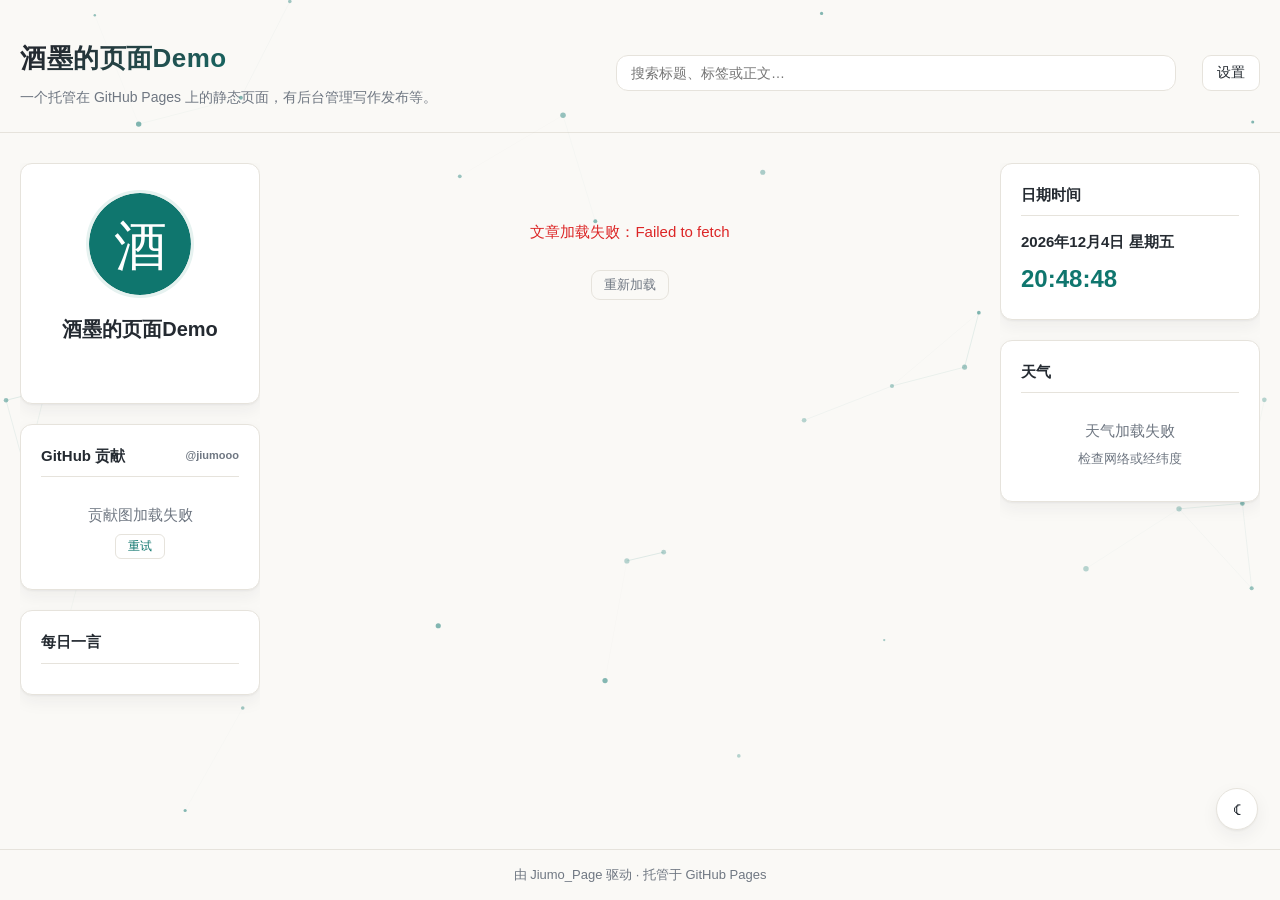
<file: index.html>
<!DOCTYPE html>
<html lang="zh-CN">
<head>
  <meta charset="UTF-8">
  <meta name="viewport" content="width=device-width, initial-scale=1.0">
  <title>酒墨的页面</title>
  <link rel="stylesheet" href="assets/css/style.css?v=36">
</head>
<body>
  <header class="site-header">
    <div class="inner">
      <div>
        <h1 class="site-title"><a href="index.html" id="siteTitle">酒墨的页面</a></h1>
        <p class="site-subtitle" id="siteDesc"></p>
      </div>
      <div class="header-search" id="headerSearchWrap">
        <input type="text" class="search-box" id="searchBox" placeholder="搜索标题、标签或正文…">
      </div>
      <div class="header-actions" id="headerBtns">
        <!-- 自定义快捷按钮、暗色切换按钮由后台配置渲染 -->
        <a class="hdr-btn" href="admin/index.html" title="打开管理设置">设置</a>
      </div>
    </div>
  </header>

  <main class="container">
    <div class="layout">

      <!-- 左栏：头像卡 + 左侧模块（可后台配置） -->
      <aside class="layout-left">
        <div class="profile-card">
          <img id="profileAvatar" class="avatar shape-circle" alt="头像" src="">
          <h2 class="profile-name" id="profileName"></h2>
          <p class="profile-intro" id="profileIntro"></p>
          <p class="profile-typing"><span id="typedTarget"></span></p>
        </div>
        <div class="sidebar-modules" id="leftModules"></div>
      </aside>

      <!-- 中栏：文章列表 -->
      <div class="layout-main">
        <!-- 骨架屏由 blog.js 拿到文章列表后一次性按实际数量渲染，不再预置固定数量 -->
        <div class="post-list" id="postList"></div>
      </div>

      <!-- 右栏：右侧模块（多模块，可后台配置启用/参数/排序/位置） -->
      <aside class="layout-right">
        <div class="sidebar-panel" id="sidebarPanel">
          <div class="sidebar-modules" id="sidebarModules">
            <!-- 加载骨架屏：模块渲染后由 config.js 替换 -->
            <div class="skeleton-panel">
              <div class="sk sk-title"></div>
              <div class="sk sk-line"></div>
            </div>
            <div class="skeleton-panel">
              <div class="sk sk-title"></div>
              <div class="sk sk-line"></div>
            </div>
          </div>
        </div>
      </aside>

    </div>
  </main>

  <footer class="site-footer">
    <div class="container">
      由 Jiumo_Page 驱动 · 托管于 GitHub Pages
      <span id="pvWrap"> · <span id="busuanzi_value_site_pv"></span> 次浏览</span>
    </div>
  </footer>

  <!-- 右下角固定按钮：返回顶部 + 深浅色切换 -->
  <div class="corner-btns">
    <button class="corner-btn" id="btnTop" title="返回顶部" aria-label="返回顶部">↑</button>
    <button class="corner-btn" id="btnDark" title="切换深浅色" aria-label="切换深浅色">☾</button>
  </div>

  <script src="assets/js/config.js?v=36"></script>
  <script src="assets/vendor/marked.min.js?v=36"></script>
  <script src="assets/js/ui.js?v=36"></script>
  <!-- 侧栏模块（独立文件夹 modules/，注册到 window.JiumoModules） -->
  <script src="modules/datetime/module.js?v=36"></script>
  <script src="modules/weather/module.js?v=36"></script>
  <script src="modules/ghchart/module.js?v=36"></script>
  <script src="modules/quotes/module.js?v=36"></script>
  <script src="modules/stats/module.js?v=36"></script>
  <script src="assets/js/blog.js?v=36"></script>
  <!-- 不蒜子浏览量统计（后台可开关） -->
  <script src="https://busuanzi.ibruce.info/busuanzi/2.3/busuanzi.pure.mini.js"></script>
</body>
</html>
</file>
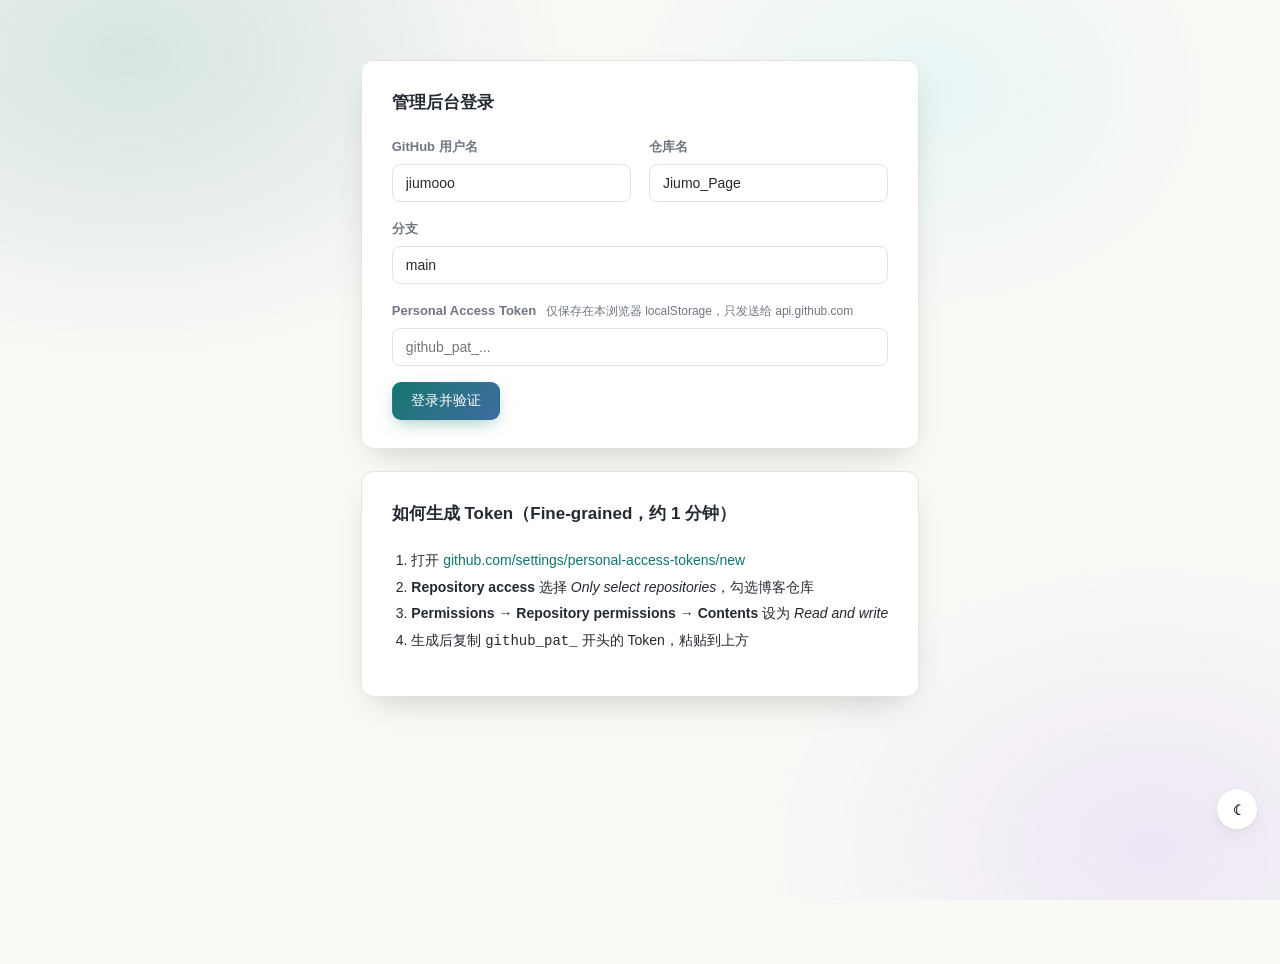
<file: admin/index.html>
<!DOCTYPE html>
<html lang="zh-CN">
<head>
  <meta charset="UTF-8">
  <meta name="viewport" content="width=device-width, initial-scale=1.0">
  <title>管理后台 - Jiumo_Page</title>
  <link rel="stylesheet" href="../assets/css/style.css?v=36">
</head>
<body>

  <!-- 登录视图 -->
  <div class="login-shell" id="loginView">
    <div>
      <div class="panel">
        <h2>管理后台登录</h2>
        <form id="loginForm">
          <div class="form-grid">
            <div class="form-row">
              <label>GitHub 用户名</label>
              <input type="text" id="loginOwner" placeholder="例如 octocat" required>
            </div>
            <div class="form-row">
              <label>仓库名</label>
              <input type="text" id="loginRepo" value="Jiumo_Page" required>
            </div>
          </div>
          <div class="form-row">
            <label>分支</label>
            <input type="text" id="loginBranch" value="main" required>
          </div>
          <div class="form-row">
            <label>Personal Access Token
              <span class="hint">仅保存在本浏览器 localStorage，只发送给 api.github.com</span>
            </label>
            <input type="password" id="loginToken" placeholder="github_pat_..." required autocomplete="current-password">
          </div>
          <div class="actions">
            <button type="submit" class="btn btn-primary" id="loginBtn">登录并验证</button>
          </div>
        </form>
      </div>

      <div class="panel">
        <h2>如何生成 Token（Fine-grained，约 1 分钟）</h2>
        <ol style="font-size:14px;color:var(--text);padding-left:1.4em;line-height:1.9;">
          <li>打开
            <a href="https://github.com/settings/personal-access-tokens/new" target="_blank" rel="noopener">
              github.com/settings/personal-access-tokens/new</a>
          </li>
          <li><strong>Repository access</strong> 选择 <em>Only select repositories</em>，勾选博客仓库</li>
          <li><strong>Permissions → Repository permissions → Contents</strong> 设为 <em>Read and write</em></li>
          <li>生成后复制 <code>github_pat_</code> 开头的 Token，粘贴到上方</li>
        </ol>
      </div>
    </div>
  </div>

  <!-- 管理主视图：左侧分类导航 + 内容区铺满 -->
  <div class="admin-shell hidden" id="adminView">
    <nav class="admin-nav">
      <div class="nav-brand">Jiumo_Page<small>管理后台</small></div>
      <button class="nav-item active" data-view="posts" id="navPosts">文章管理</button>
      <button class="nav-item" data-view="drafts" id="navDrafts">草稿箱</button>
      <button class="nav-item" data-view="repo" id="navRepo">仓库管理</button>
      <button class="nav-item" data-view="pages" id="navPages">页面管理</button>
      <button class="nav-item" data-view="theme" id="navTheme">主题</button>
      <button class="nav-item" data-view="widgets" id="navWidgets">组件模块</button>
      <button class="nav-item" data-view="animation" id="navAnimation">动画管理</button>
    </nav>

    <main class="admin-content">
      <div class="admin-topbar">
        <div>
          <h1 id="viewTitle">文章管理</h1>
          <div class="repo-info" id="repoInfo"></div>
        </div>
        <div class="actions">
          <button class="btn btn-primary" id="btnApplyAll">应用所有设置<span class="apply-badge">!</span></button>
          <a class="btn btn-ghost" href="../index.html">博客首页</a>
          <button class="btn btn-danger" id="btnLogoutTop">登出</button>
        </div>
      </div>

      <!-- 文章管理 -->
      <div class="view-pane" id="view-posts">
        <div class="panel">
          <div class="editor-toolbar" style="margin-bottom:4px;">
            <h2 style="margin:0;">全部文章</h2>
            <div class="actions">
              <button class="btn btn-ghost" id="btnImport">导入 MD</button>
              <input type="file" id="importInput" accept=".md,text/markdown" multiple
                     style="display:none;" title="可多选 .md 文件批量导入">
              <button class="btn btn-primary" id="btnNew">+ 新建文章</button>
            </div>
          </div>
          <div class="admin-list" id="adminList">
            <div class="state-box"><span class="spinner"></span>正在加载…</div>
          </div>
        </div>

        <div class="panel hidden" id="editorPanel">
          <div class="editor-toolbar">
            <div class="filename-box" id="filenameBox"></div>
            <div class="tabs">
              <button type="button" id="tabEdit" class="active">编辑</button>
              <button type="button" id="tabPreview">预览</button>
            </div>
          </div>
          <div class="form-row">
            <label>标题</label>
            <input type="text" id="editTitle" placeholder="请输入文章标题">
          </div>
          <div class="form-grid">
            <div class="form-row">
              <label>标签<span class="hint">多个标签用英文逗号分隔</span></label>
              <input type="text" id="editTags" placeholder="随笔, 技术">
            </div>
            <div class="form-row">
              <label>摘要<span class="hint">留空则自动截取正文开头</span></label>
              <input type="text" id="editSummary" placeholder="一句话概括这篇文章">
            </div>
          </div>
          <div class="editor-body" id="editBodyWrap">
            <div class="form-row" style="margin-bottom:0;">
              <label>正文（支持 Markdown）</label>
              <textarea id="editBody" placeholder="在这里开始写作…"></textarea>
            </div>
          </div>
          <!-- 阅读设置：调整编辑器预览的字号/行宽/行距/字体，设置存 localStorage -->
          <div class="reader-toolbar" id="readerToolbar">
            <span class="rt-label">预览排版：</span>
            <div class="rt-group" title="字号档位">
              <button data-preset="small">小</button>
              <button data-preset="mid" class="active">中</button>
              <button data-preset="large">大</button>
              <button data-preset="xlarge">特大</button>
            </div>
            <div class="rt-group" title="微调字号">
              <button id="rtDec">A−</button>
              <button id="rtInc">A+</button>
            </div>
            <div class="rt-group" title="行宽">
              <button data-width="narrow">窄</button>
              <button data-width="standard" class="active">标准</button>
              <button data-width="wide">宽</button>
            </div>
            <div class="rt-group" title="行距">
              <button data-lh="compact">紧凑</button>
              <button data-lh="standard" class="active">标准</button>
              <button data-lh="loose">宽松</button>
            </div>
            <div class="rt-group" title="字体">
              <button data-font="serif">衬线</button>
              <button data-font="sans" class="active">无衬线</button>
            </div>
          </div>
          <div class="preview-pane post-article hidden" id="editPreview"></div>
          <div class="actions" style="margin-top:18px;">
            <button class="btn btn-ghost" id="btnSaveDraft">保存</button>
            <button class="btn btn-primary" id="btnSave">保存并发布</button>
            <button class="btn btn-ghost" id="btnCancel">取消</button>
            <span style="font-size:12px;color:var(--muted);align-self:center;" id="editDateHint"></span>
          </div>
        </div>
      </div>

      <!-- 草稿箱：待发布文章独立管理 -->
      <div class="view-pane hidden" id="view-drafts">
        <div class="panel">
          <div class="editor-toolbar" style="margin-bottom:4px;">
            <h2 style="margin:0;">草稿箱（待发布）</h2>
            <div class="actions">
              <button class="btn btn-ghost btn-sm" id="btnToPosts">← 返回文章管理</button>
            </div>
          </div>
          <div class="admin-list" id="draftsList">
            <div class="state-box"><span class="spinner"></span>正在加载…</div>
          </div>
        </div>
      </div>

      <!-- 仓库管理 -->
      <div class="view-pane hidden" id="view-repo">
        <div class="panel">
          <h2>仓库与登录</h2>
          <div class="form-grid">
            <div class="form-row">
              <label>GitHub 用户名</label>
              <input type="text" id="setOwner">
            </div>
            <div class="form-row">
              <label>仓库名</label>
              <input type="text" id="setRepo">
            </div>
          </div>
          <div class="form-row">
            <label>分支</label>
            <input type="text" id="setBranch">
          </div>
          <div class="form-row">
            <label>Token<span class="hint">仅保存在本浏览器，用于 GitHub API 写操作</span></label>
            <input type="password" id="setToken" autocomplete="off">
          </div>
          <p style="font-size:12px;color:var(--muted);margin:0;">
            修改后点击右上角「应用所有设置」保存。
          </p>
        </div>
      </div>

      <!-- 页面管理 -->
      <div class="view-pane hidden" id="view-pages">
        <div class="panel">
          <h2>站点信息</h2>
          <div class="form-row">
            <label>博客名称<span class="hint">显示在页面顶部</span></label>
            <input type="text" id="cfgSiteTitle">
          </div>
          <div class="form-row">
            <label>博客简介<span class="hint">显示在标题下方</span></label>
            <textarea id="cfgSiteDesc" rows="2"></textarea>
          </div>
          <div class="form-grid">
            <div class="form-row">
              <label><input type="checkbox" id="cfgSiteDescTyping"> 站点描述打字机效果<span class="hint">逐字打出，打完一直显示</span></label>
            </div>
            <div class="form-row">
              <label>描述打字速度（每字毫秒，默认80）</label>
              <input type="number" id="cfgSiteDescTypingSpeed" min="10" max="300" step="10" value="80">
            </div>
          </div>
        </div>
        <div class="panel">
          <h2>头像与个人介绍</h2>
          <div class="form-row">
            <label><input type="checkbox" id="cfgShowAvatar"> 显示头像</label>
          </div>
          <div class="form-row">
            <label>头像图片地址<span class="hint">留空使用默认首字母头像</span></label>
            <input type="text" id="cfgAvatarUrl" placeholder="https://… 或 images/avatar.png">
          </div>
          <div class="form-row">
            <label>头像形状</label>
            <select id="cfgAvatarShape">
              <option value="circle">圆形</option>
              <option value="square">方形</option>
            </select>
          </div>
          <div class="form-row">
            <label>个人介绍<span class="hint">启用打字机后以打字效果显示，多句用英文分号 ; 分隔</span></label>
            <textarea id="cfgProfileIntro" rows="3"></textarea>
          </div>
          <div class="form-grid">
            <div class="form-row">
              <label><input type="checkbox" id="cfgProfileIntroTyping"> 个人介绍打字机效果<span class="hint">逐字打出，打完一直显示</span></label>
            </div>
            <div class="form-row">
              <label>打字速度（每字毫秒，默认80）</label>
              <input type="number" id="cfgProfileIntroTypingSpeed" min="10" max="300" step="10" value="80">
            </div>
          </div>
        </div>
        <div class="panel">
          <h2>首页显示</h2>
          <div class="form-grid">
            <div class="form-row">
              <label><input type="checkbox" id="cfgShowSearch"> 显示搜索框</label>
            </div>
            <div class="form-row">
              <label><input type="checkbox" id="cfgShowSummary"> 显示文章摘要</label>
            </div>
          </div>
          <div class="form-row">
            <label>每页显示文章数<span class="hint">超出部分只在列表末尾提示</span></label>
            <input type="number" id="cfgPageSize" min="1" max="100">
          </div>
        </div>
      </div>

      <!-- 主题 -->
      <div class="view-pane hidden" id="view-theme">
        <div class="panel">
          <h2>主题模式与配色</h2>
          <div class="form-grid">
            <div class="form-row">
              <label>主题模式<span class="hint">浅色 / 深色 / 跟随系统</span></label>
              <select id="cfgTheme">
                <option value="light">浅色</option>
                <option value="dark">深色</option>
                <option value="auto">跟随系统</option>
              </select>
            </div>
            <div class="form-row">
              <label>浅色主题主色</label>
              <input type="color" id="cfgAccent">
            </div>
            <div class="form-row">
              <label>深色主题主色</label>
              <input type="color" id="cfgAccentDark">
            </div>
          </div>
        </div>
        <div class="panel">
          <h2>布局样式</h2>
          <div class="form-grid">
            <div class="form-row">
              <label>按钮样式</label>
              <select id="cfgButtonStyle">
                <option value="rounded">圆角</option>
                <option value="square">直角</option>
              </select>
            </div>
            <div class="form-row">
              <label>卡片圆角（像素）</label>
              <input type="number" id="cfgRadius" min="0" max="40">
            </div>
            <div class="form-row">
              <label>正文字号（像素）</label>
              <input type="number" id="cfgFontSize" min="12" max="24">
            </div>
          </div>
        </div>
        <div class="panel">
          <h2>右下角按钮</h2>
          <div class="form-grid">
            <div class="form-row">
              <label><input type="checkbox" id="cfgWBackTop"> 返回顶部按钮</label>
            </div>
            <div class="form-row">
              <label><input type="checkbox" id="cfgWDarkToggle"> 深浅色切换按钮</label>
            </div>
            <div class="form-row">
              <label>深浅色按钮位置</label>
              <select id="cfgWDarkPos">
                <option value="bottom-right">右下角</option>
                <option value="top-right">右上角</option>
                <option value="hidden">不显示</option>
              </select>
            </div>
          </div>
        </div>
        <div class="panel">
          <h2>右上角自定义按钮</h2>
          <div class="form-row">
            <label>按钮列表<span class="hint">每行一个：按钮文字,链接地址；显示在「设置」按钮左侧，可加多个</span></label>
            <textarea id="cfgHeaderBtns" rows="4" placeholder="例如：&#10;GitHub,https://github.com/jiumooo&#10;关于,about.html"></textarea>
          </div>
        </div>
      </div>

      <!-- 组件模块 -->
      <div class="view-pane hidden" id="view-widgets">
        <div class="panel">
          <h2>模块设置</h2>
          <div class="form-grid">
            <div class="form-row">
              <label><input type="checkbox" id="cfgSidebarEnabled"> 显示侧栏模块区</label>
            </div>
            <div class="form-row">
              <label><input type="checkbox" id="cfgSidebarSticky"> 固定不随页面滑动</label>
            </div>
          </div>
          <div id="modulesList" style="margin-top:14px;"></div>
          <p style="font-size:12px;color:var(--muted);margin:12px 0 0;">
            提示：拖动模块卡片可调整顺序；点卡片标题可折叠/展开设置；「左栏/右栏」按钮决定模块显示位置。
          </p>
        </div>
        <div class="panel">
          <h2>实时预览（与主页面一致）</h2>
          <div class="preview-shell">
            <div class="preview-col" id="previewLeft">
              <div class="preview-label">左栏</div>
              <div class="sidebar-modules" id="leftModules"></div>
            </div>
            <div class="preview-col" id="previewRight">
              <div class="preview-label">右栏</div>
              <div class="sidebar-modules" id="sidebarModules"></div>
            </div>
          </div>
        </div>
        <div class="panel">
          <h2>浏览量统计</h2>
          <div class="form-row">
            <label><input type="checkbox" id="cfgWBusuanzi"> 页脚显示不蒜子全站浏览</label>
          </div>
        </div>
      </div>

      <!-- 动画管理 -->
      <div class="view-pane hidden" id="view-animation">
        <div class="panel">
          <h2>页面动效</h2>
          <div class="form-grid">
            <div class="form-row">
              <label><input type="checkbox" id="cfgWScrollReveal"> 启用滚动入场动画<span class="hint">内容进入屏幕时淡入上滑</span></label>
            </div>
            <div class="form-row">
              <label>动画速度</label>
              <select id="cfgAnimSpeed">
                <option value="slow">慢</option>
                <option value="normal">正常</option>
                <option value="fast">快</option>
              </select>
            </div>
            <div class="form-row">
              <label><input type="checkbox" id="cfgWTyping"> 启用打字机效果<span class="hint">文案在「页面管理 → 个人介绍」中编辑，分号分句</span></label>
            </div>
            <div class="form-row">
              <label><input type="checkbox" id="cfgWProgressBar"> 顶部阅读进度条<span class="hint">页面滚动时顶部细条显示阅读位置</span></label>
            </div>
          </div>
        </div>
        <div class="panel">
          <h2>背景特效</h2>
          <div class="form-grid">
            <div class="form-row">
              <label><input type="checkbox" id="cfgWParticles"> 启用粒子背景</label>
            </div>
            <div class="form-row">
              <label>粒子预设</label>
              <select id="cfgWParticlesPreset">
                <option value="default">连线粒子</option>
                <option value="snow">雪花飘落</option>
              </select>
            </div>
            <div class="form-row">
              <label>粒子颜色</label>
              <select id="cfgWParticlesColor">
                <option value="auto">自动（跟随主题）</option>
                <option value="custom">自定义</option>
              </select>
              <input type="color" id="cfgWParticlesColorPick" value="#0f766e" style="margin-top:6px;">
            </div>
            <div class="form-row">
              <label>粒子数量</label>
              <input type="number" id="cfgWParticlesCount" min="10" max="150" value="60">
            </div>
            <div class="form-row">
              <label>粒子透明度</label>
              <input type="number" id="cfgWParticlesOpacity" min="0.1" max="1" step="0.05" value="0.65">
            </div>
          </div>
        </div>
        <div class="panel">
          <h2>鼠标交互</h2>
          <div class="form-row">
            <label><input type="checkbox" id="cfgWMouseTrail"> 启用鼠标轨迹<span class="hint">鼠标移动时带出主色流光粒子拖尾</span></label>
          </div>
          <div class="form-grid">
            <div class="form-row">
              <label>拖尾时长</label>
              <select id="cfgWMouseTrailLife">
                <option value="short">短（约1秒消散）</option>
                <option value="mid">中（约2秒消散）</option>
                <option value="long">长（约3秒消散）</option>
                <option value="forever">持续（常驻不消散）</option>
              </select>
            </div>
            <div class="form-row">
              <label>粒子大小</label>
              <input type="number" id="cfgWMouseTrailSize" min="1" max="10" step="0.5" value="3.5">
            </div>
          </div>
        </div>
        <div class="panel">
          <h2>主题联动</h2>
          <div class="form-grid">
            <div class="form-row">
              <label><input type="checkbox" id="cfgWFestival"> 节日自动换主题<span class="hint">春节/中秋/国庆/圣诞等当天自动换主色并漂浮装饰</span></label>
            </div>
            <div class="form-row">
              <label>装饰数量</label>
              <input type="number" id="cfgWFestivalDecoCount" min="0" max="20" value="8">
            </div>
            <div class="form-row">
              <label>装饰透明度</label>
              <input type="number" id="cfgWFestivalDecoOpacity" min="0.1" max="1" step="0.05" value="0.9">
            </div>
            <div class="form-row">
              <label>自定义装饰内容<span class="hint">多个表情用空格分隔，留空则按节日默认（国庆🎆/春节🏮/圣诞🎄等）</span></label>
              <input type="text" id="cfgWFestivalDecoContent" placeholder="例如：🎆 🎇 ✨ 🧧">
            </div>
            <div class="form-row">
              <label>主题切换动画</label>
              <select id="cfgWThemeAnim">
                <option value="ripple">圆形扩散（从点击处扩散到全屏）</option>
                <option value="none">无动画（直接切换）</option>
              </select>
            </div>
          </div>
        </div>
      </div>

      <!-- 历史版本弹窗 -->
      <div class="modal-mask hidden" id="historyMask">
        <div class="modal-box" id="historyBox">
          <div class="modal-head">
            <h3 id="historyTitle">文章修改历史</h3>
            <button class="btn btn-ghost btn-sm" id="historyClose">✕</button>
          </div>
          <div class="modal-body" id="historyBody"></div>
        </div>
      </div>

    </main>
  </div>

  <!-- 右下角固定按钮：返回顶部 + 深浅色切换 -->
  <div class="corner-btns">
    <button class="corner-btn" id="btnTop" title="返回顶部" aria-label="返回顶部">↑</button>
    <button class="corner-btn" id="btnDark" title="切换深浅色" aria-label="切换深浅色">☾</button>
  </div>

  <script src="../assets/js/config.js?v=36"></script>
  <script src="../assets/vendor/marked.min.js?v=36"></script>
  <script src="../assets/js/ui.js?v=36"></script>
  <script src="../assets/js/reader.js?v=36"></script>
  <!-- 侧栏模块（独立文件夹 modules/，注册到 window.JiumoModules） -->
  <script src="../modules/datetime/module.js?v=36"></script>
  <script src="../modules/weather/module.js?v=36"></script>
  <script src="../modules/ghchart/module.js?v=36"></script>
  <script src="../modules/quotes/module.js?v=36"></script>
  <script src="../modules/stats/module.js?v=36"></script>
  <script src="../assets/js/admin.js?v=36"></script>
</body>
</html>
</file>
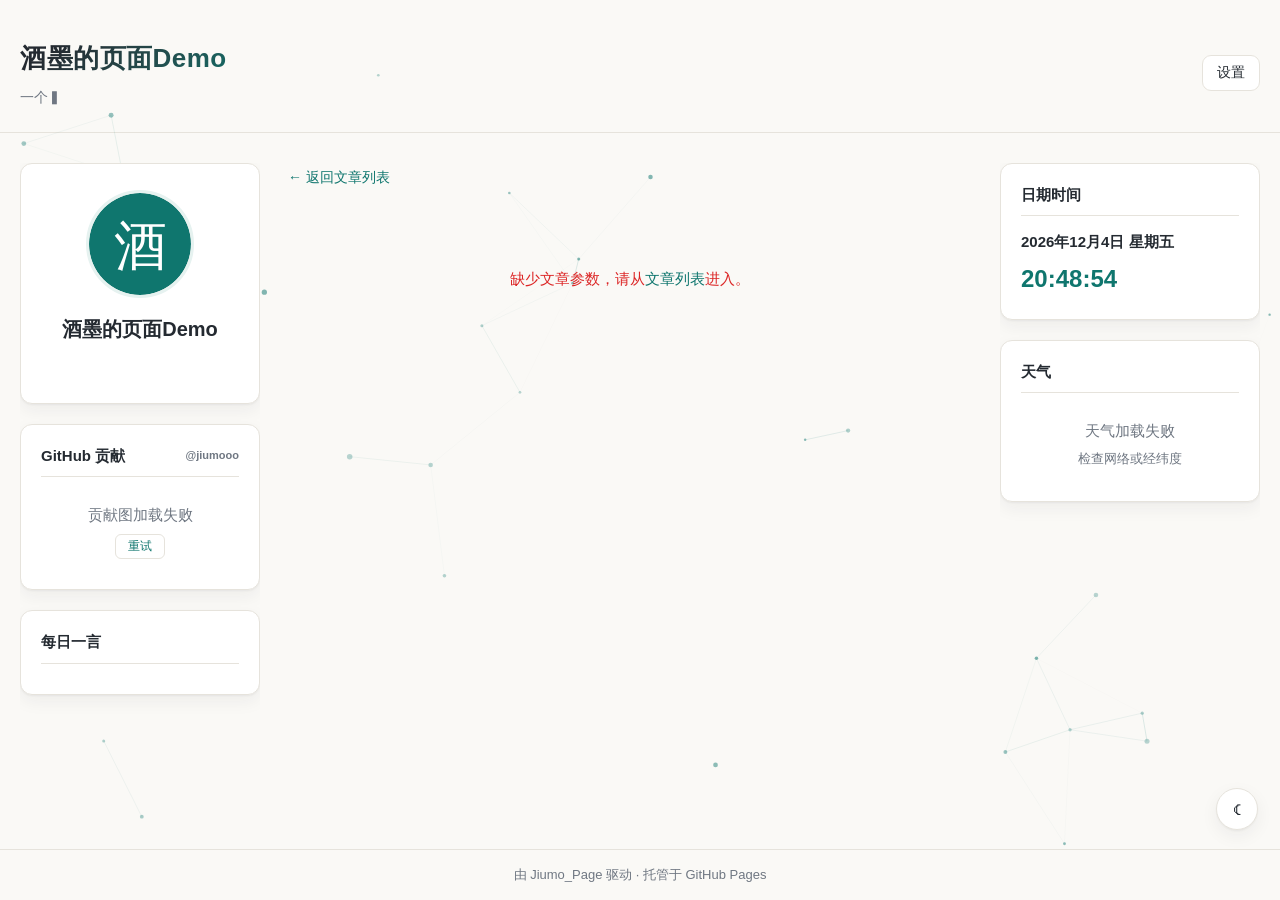
<file: post.html>
<!DOCTYPE html>
<html lang="zh-CN">
<head>
  <meta charset="UTF-8">
  <meta name="viewport" content="width=device-width, initial-scale=1.0">
  <title>文章 - 酒墨的页面</title>
  <link rel="stylesheet" href="assets/css/style.css?v=36">
</head>
<body>
  <header class="site-header">
    <div class="inner">
      <div>
        <h1 class="site-title"><a href="index.html" id="siteTitle">酒墨的页面</a></h1>
        <p class="site-subtitle" id="siteDesc"></p>
      </div>
      <div class="header-actions" id="headerBtns">
        <!-- 自定义快捷按钮、暗色切换按钮由后台配置渲染 -->
        <a class="hdr-btn" href="admin/index.html" title="打开管理设置">设置</a>
      </div>
    </div>
  </header>

  <main class="container">
    <div class="layout">

      <!-- 左栏：头像卡 + 左侧模块（可后台配置） -->
      <aside class="layout-left">
        <div class="profile-card">
          <img id="profileAvatar" class="avatar shape-circle" alt="头像" src="">
          <h2 class="profile-name" id="profileName"></h2>
          <p class="profile-intro" id="profileIntro"></p>
          <p class="profile-typing"><span id="typedTarget"></span></p>
        </div>
        <div class="sidebar-modules" id="leftModules"></div>
      </aside>

      <!-- 中栏：文章详情 -->
      <div class="layout-main">
        <a class="back-link" href="index.html">← 返回文章列表</a>
        <div id="postContainer">
          <div class="state-box"><span class="spinner"></span>正在加载文章…</div>
        </div>
        <!-- 评论区已移除 -->
      </div>

      <!-- 右栏：侧栏模块（多模块，可后台配置启用/参数/排序） -->
      <aside class="layout-right">
        <div class="sidebar-panel" id="sidebarPanel">
          <div class="sidebar-modules" id="sidebarModules"></div>
        </div>
      </aside>

    </div>
  </main>

  <footer class="site-footer">
    <div class="container">
      由 Jiumo_Page 驱动 · 托管于 GitHub Pages
      <span id="pvWrap"> · <span id="busuanzi_value_site_pv"></span> 次浏览</span>
    </div>
  </footer>

  <!-- 右下角固定按钮：返回顶部 + 深浅色切换 -->
  <div class="corner-btns">
    <button class="corner-btn" id="btnTop" title="返回顶部" aria-label="返回顶部">↑</button>
    <button class="corner-btn" id="btnDark" title="切换深浅色" aria-label="切换深浅色">☾</button>
  </div>

  <script src="assets/js/config.js?v=36"></script>
  <script src="assets/vendor/marked.min.js?v=36"></script>
  <script src="assets/js/ui.js?v=36"></script>
  <!-- 侧栏模块（独立文件夹 modules/，注册到 window.JiumoModules） -->
  <script src="modules/datetime/module.js?v=36"></script>
  <script src="modules/weather/module.js?v=36"></script>
  <script src="modules/ghchart/module.js?v=36"></script>
  <script src="modules/quotes/module.js?v=36"></script>
  <script src="modules/stats/module.js?v=36"></script>
  <script src="assets/js/blog.js?v=36"></script>
  <!-- 不蒜子浏览量统计（后台可开关） -->
  <script src="https://busuanzi.ibruce.info/busuanzi/2.3/busuanzi.pure.mini.js"></script>
</body>
</html>
</file>
<file: assets/css/style.css>
/* ============================================================
 * Jiumo_Page 全局样式（前台与后台共用）
 * 简约暖白 + 墨绿强调色，响应式布局
 *
 * 主题说明（为以后开发主题做准备）：
 * 1. 所有颜色都走 CSS 变量，换主题只需改 :root / html[data-theme="dark"]
 * 2. --accent / --accent-dark-custom / --radius / --font-size 由后台外观配置动态注入
 * 3. 按钮样式：html.btn-square 时按钮变直角，默认圆角
 * ============================================================ */

:root {
  --bg: #faf9f6;
  --surface: #ffffff;
  --text: #242a31;
  --muted: #6f7782;
  --border: #e6e3dc;
  --accent: #0f766e;
  --accent-dark-custom: #14b8a6;
  --accent-dark: #115e59;
  --accent-soft: #e6f2f0;
  --danger: #dc2626;
  --danger-soft: #fdecec;
  --code-bg: #f4f3ef;
  --radius: 12px;
  --font-size: 16px;
  --btn-radius: 9px;
  --shadow: 0 1px 2px rgba(31, 41, 51, 0.05), 0 6px 18px rgba(31, 41, 51, 0.06);
}

/* 深色主题：切换 html[data-theme="dark"] 即整体换肤 */
html[data-theme="dark"] {
  --bg: #12161b;
  --surface: #1b222a;
  --text: #e6edf3;
  --muted: #9aa7b4;
  --border: #2c3540;
  --accent: var(--accent-dark-custom, #14b8a6);
  --accent-dark: #2dd4bf;
  --accent-soft: rgba(20, 184, 166, 0.14);
  --danger: #f87171;
  --danger-soft: rgba(248, 113, 113, 0.12);
  --code-bg: #232a31;
  --shadow: 0 1px 2px rgba(0, 0, 0, 0.3), 0 6px 18px rgba(0, 0, 0, 0.35);
}

/* 按钮样式：直角模式 */
html.btn-square {
  --btn-radius: 2px;
  --radius: 4px;
}

* {
  box-sizing: border-box;
}

html {
  -webkit-text-size-adjust: 100%;
}

body {
  margin: 0;
  background: var(--bg);
  color: var(--text);
  font-family: -apple-system, BlinkMacSystemFont, "Segoe UI", "PingFang SC",
    "Hiragino Sans GB", "Microsoft YaHei", "Helvetica Neue", Arial, sans-serif;
  font-size: var(--font-size);
  line-height: 1.7;
  padding-bottom: 64px;
}

a {
  color: var(--accent);
  text-decoration: none;
}

a:hover {
  text-decoration: underline;
}

.container {
  width: 100%;
  max-width: 100%;
  margin: 0 auto;
  padding: 0 20px;
}

/* ============================================================
 * 三栏自适应布局
 * 左栏：头像 + 博客介绍（profile）
 * 中栏：主要内容（文章列表 / 文章详情）
 * 右栏：侧栏多模块（可配置、默认固定不随页面滑动）
 * 窄屏时自动折叠为单栏
 * ============================================================ */
.layout {
  display: grid;
  /* 三栏随屏幕宽度自适应：屏幕越宽，两侧栏越宽，内容铺满全屏 */
  grid-template-columns: clamp(240px, 17vw, 340px) minmax(0, 1fr) clamp(260px, 19vw, 380px);
  gap: 28px;
  align-items: start;
}

.layout-left {
  position: sticky;
  top: 24px;
  display: flex;
  flex-direction: column;
  gap: 20px;
  /* 内容超高时侧栏内部滚动，避免底部模块被裁切 */
  max-height: calc(100vh - 48px);
  overflow-y: auto;
}

.layout-main {
  min-width: 0;
}

.layout-right {
  position: sticky;
  top: 24px;
  min-width: 0;
  /* 内容超高时侧栏内部滚动，避免底部模块被裁切 */
  max-height: calc(100vh - 48px);
  overflow-y: auto;
}

.sticky-panel {
  position: sticky;
  top: 24px;
  max-height: calc(100vh - 48px);
  overflow-y: auto;
}

/* 中屏：右栏不再隐藏，改为跟随页面滚动（模块始终可见） */
@media (max-width: 1100px) {
  .layout {
    grid-template-columns: 240px minmax(0, 1fr);
  }

  .layout-right {
    position: static;
    display: block;
    grid-column: 2;
    max-height: none;
    overflow: visible;
  }
}

/* 窄屏：单栏，左栏转为顶部资料区 */
@media (max-width: 760px) {
  .layout {
    grid-template-columns: 1fr;
  }

  .layout-left {
    position: static;
    flex-direction: row;
    align-items: flex-start;
    flex-wrap: wrap;
  }

  .layout-left .profile-card {
    width: 100%;
  }

  .layout-right {
    display: block;
    position: static;
  }
}

/* ------------------------------------------------------------
 * 头像模块（左侧资料卡）
 * ---------------------------------------------------------- */
.profile-card {
  background: var(--surface);
  border: 1px solid var(--border);
  border-radius: var(--radius);
  padding: 26px 22px;
  text-align: center;
  box-shadow: var(--shadow);
}

.avatar {
  width: 108px;
  height: 108px;
  object-fit: cover;
  display: block;
  margin: 0 auto 14px;
  border: 3px solid var(--accent-soft);
  background: var(--code-bg);
}

.avatar.shape-circle {
  border-radius: 50%;
}

.avatar.shape-square {
  border-radius: calc(var(--radius) - 4px);
}

.profile-name {
  margin: 0 0 8px;
  font-size: 20px;
  font-weight: 700;
}

.profile-intro {
  margin: 0;
  font-size: 14px;
  color: var(--muted);
  line-height: 1.7;
}

.profile-typing {
  margin: 10px 0 0;
  font-size: 14px;
  color: var(--accent);
  min-height: 1.5em;
}

/* ------------------------------------------------------------
 * 右侧侧栏模块（多模块：关于/日期时间/天气/GitHub 贡献/统计）
 * ---------------------------------------------------------- */
.sidebar-module {
  background: var(--surface);
  border: 1px solid var(--border);
  border-radius: var(--radius);
  padding: 18px 20px;
  margin-bottom: 20px;
  box-shadow: var(--shadow);
}

.sidebar-module h3 {
  margin: 0 0 12px;
  font-size: 15px;
  font-weight: 700;
  padding-bottom: 8px;
  border-bottom: 1px solid var(--border);
}

.module-body {
  font-size: 14px;
  color: var(--text);
  line-height: 1.8;
}

.module-body p {
  margin: 0.6em 0;
}

.module-body blockquote {
  margin: 0.8em 0;
  padding: 0.3em 1em;
  border-left: 3px solid var(--accent);
  background: var(--accent-soft);
  border-radius: 0 6px 6px 0;
  font-size: 13px;
}

.module-body ul,
.module-body ol {
  padding-left: 1.3em;
  margin: 0.6em 0;
}

/* 日期时间模块 */
.dt-date {
  font-size: 15px;
  font-weight: 650;
}

.dt-time {
  font-size: 24px;
  font-weight: 700;
  color: var(--accent);
  font-variant-numeric: tabular-nums;
  margin-top: 2px;
}

/* 天气模块 */
.weather-row {
  display: flex;
  align-items: center;
  gap: 10px;
}

.weather-emoji {
  font-size: 30px;
  line-height: 1;
}

.weather-temp {
  font-size: 26px;
  font-weight: 700;
  color: var(--accent);
}

.weather-desc {
  margin-top: 4px;
  font-size: 13px;
  color: var(--muted);
}

.weather-extra {
  margin-top: 2px;
  font-size: 12px;
  color: var(--muted);
}

/* GitHub 贡献热力图（自绘 SVG）
 * wide 经典横向固定高度；stacked 逐周横排高度随行数自适应、宽度铺满容器 */
.ghchart-wrap {
  text-align: center;
}

.ghchart-svg {
  width: 100%;
  display: block;
  margin: 0 auto;
}

.ghchart-svg.direction-wide {
  height: 132px;
}

.ghchart-svg.direction-stacked {
  height: auto;
  max-height: 360px;
}

.ghchart-foot {
  display: flex;
  align-items: center;
  justify-content: space-between;
  font-size: 11px;
  color: var(--muted);
  margin-top: 6px;
}

.ghchart-legend {
  display: inline-flex;
  gap: 3px;
}

.ghchart-loading,
.ghchart-retry {
  font-size: 12px;
  color: var(--muted);
}

.ghchart-retry {
  margin-top: 6px;
  border: 1px solid var(--border);
  background: var(--surface);
  color: var(--accent);
  border-radius: 6px;
  padding: 3px 12px;
  cursor: pointer;
  font-family: inherit;
}

.ghchart-user {
  margin-top: 6px;
  font-size: 12px;
  color: var(--muted);
}

/* 用户名位于模块标题右侧同一行（模块标题行 flex 布局） */
.sidebar-module h3 .ghchart-user {
  margin-top: 0;
  font-size: 11px;
  flex-shrink: 0;
  max-width: 55%;
  overflow: hidden;
  text-overflow: ellipsis;
  white-space: nowrap;
}

/* 访问统计模块 */
.stat-row {
  display: flex;
  justify-content: space-between;
  font-size: 13px;
  padding: 4px 0;
}

.stat-row b {
  color: var(--accent);
}

/* ------------------------------------------------------------
 * 站点头部
 * ---------------------------------------------------------- */
.site-header {
  padding: 36px 0 22px;
  border-bottom: 1px solid var(--border);
  margin-bottom: 30px;
}

.site-header .inner {
  max-width: 100%;
  margin: 0 auto;
  padding: 0 20px;
  display: flex;
  align-items: center;
  justify-content: space-between;
  gap: 16px;
}

.site-title {
  font-size: 26px;
  font-weight: 700;
  letter-spacing: 0.5px;
  margin: 0;
  color: var(--text);
}

.site-title a {
  color: inherit;
}

.site-title a:hover {
  text-decoration: none;
}

.site-subtitle {
  margin: 6px 0 0;
  color: var(--muted);
  font-size: 14px;
}

/* 头部搜索框：位于标题与设置按钮之间，右缘约在页面 2/3 处，宽度自适应不过宽 */
.header-search {
  flex: 1 1 auto;
  min-width: 140px;
  max-width: min(560px, 62%);
  margin-left: auto;
  margin-right: 10px;
}

.header-search .search-box {
  width: 100%;
  margin-bottom: 0;
  padding: 9px 14px;
  font-size: 14px;
}

/* 头部右侧按钮组（自定义按钮 + 暗色切换 + 设置按钮） */
.header-actions {
  display: flex;
  align-items: center;
  gap: 10px;
  white-space: nowrap;
}

.hdr-btn {
  display: inline-flex;
  align-items: center;
  justify-content: center;
  gap: 5px;
  height: 36px;
  padding: 0 14px;
  font-size: 13.5px;
  font-weight: 550;
  color: var(--text);
  background: var(--surface);
  border: 1px solid var(--border);
  border-radius: var(--btn-radius);
  cursor: pointer;
  font-family: inherit;
  transition: border-color 0.15s, color 0.15s, background 0.15s, box-shadow 0.15s;
}

.hdr-btn:hover {
  text-decoration: none;
  color: var(--accent);
  border-color: var(--accent);
  box-shadow: var(--shadow);
}

/* 圆形小按钮（暗色切换，移动自右下角） */
.hdr-btn.circle {
  width: 36px;
  padding: 0;
  border-radius: 50%;
  font-size: 16px;
}

.site-footer {
  position: fixed;
  left: 0;
  right: 0;
  bottom: 0;
  z-index: 100;
  background: var(--bg);
  border-top: 1px solid var(--border);
  padding: 14px 0;
  color: var(--muted);
  font-size: 13px;
  text-align: center;
}

/* ------------------------------------------------------------
 * 搜索框
 * ---------------------------------------------------------- */
.search-box {
  width: 100%;
  padding: 11px 16px;
  font-size: 15px;
  border: 1px solid var(--border);
  border-radius: var(--radius);
  background: var(--surface);
  color: var(--text);
  outline: none;
  transition: border-color 0.15s, box-shadow 0.15s;
}

.search-box:focus {
  border-color: var(--accent);
  box-shadow: 0 0 0 3px var(--accent-soft);
}

/* ------------------------------------------------------------
 * 文章卡片列表
 * ---------------------------------------------------------- */
.post-list {
  display: flex;
  flex-direction: column;
  gap: 18px;
}

.post-card {
  display: block;
  background: var(--surface);
  border: 1px solid var(--border);
  border-radius: var(--radius);
  padding: 22px 24px;
  transition: box-shadow 0.18s, transform 0.18s, border-color 0.18s;
}

.post-card:hover {
  box-shadow: var(--shadow);
  border-color: var(--accent);
  text-decoration: none;
  transform: translateY(-2px);
}

.post-card h2 {
  margin: 0 0 8px;
  font-size: 20px;
  font-weight: 650;
  color: var(--text);
  line-height: 1.4;
}

.post-meta {
  display: flex;
  flex-wrap: wrap;
  align-items: center;
  gap: 8px;
  font-size: 13px;
  color: var(--muted);
  margin-bottom: 10px;
}

.post-summary {
  margin: 0;
  color: var(--muted);
  font-size: 15px;
}

.tag {
  display: inline-block;
  padding: 1px 10px;
  border-radius: 999px;
  background: var(--accent-soft);
  color: var(--accent-dark);
  font-size: 12px;
  line-height: 1.7;
}

/* 文章发布状态徽章（后台文章管理） */
.badge {
  display: inline-block;
  margin-left: 6px;
  padding: 1px 10px;
  border-radius: 999px;
  font-size: 11px;
  line-height: 1.7;
  vertical-align: 2px;
  font-weight: 500;
}

.badge-pub {
  background: rgba(16, 185, 129, 0.14);
  color: #059669;
}

.badge-draft {
  background: rgba(245, 158, 11, 0.15);
  color: #d97706;
}

html[data-theme="dark"] .badge-pub {
  color: #34d399;
}

html[data-theme="dark"] .badge-draft {
  color: #fbbf24;
}

/* ------------------------------------------------------------
 * 文章正文排版
 * ---------------------------------------------------------- */
.post-article {
  background: var(--surface);
  border: 1px solid var(--border);
  border-radius: var(--radius);
  padding: 40px 44px;
  /* 阅读设置：字号/行距/字体由 reader.js 通过 CSS 变量控制 */
  font-size: var(--reader-fs, 16px);
  line-height: var(--reader-lh, 1.8);
  font-family: var(--reader-font, inherit);
  transition: font-size .2s ease, line-height .2s ease;
}

.post-article > h1:first-child {
  margin-top: 0;
  font-size: 28px;
  line-height: 1.35;
}

.post-article h1,
.post-article h2,
.post-article h3,
.post-article h4 {
  line-height: 1.4;
  margin: 1.8em 0 0.7em;
  font-weight: 650;
}

.post-article h2 {
  font-size: 22px;
  padding-bottom: 0.3em;
  border-bottom: 1px solid var(--border);
}

.post-article h3 {
  font-size: 18px;
}

.post-article p {
  margin: 1em 0;
}

.post-article img {
  max-width: 100%;
  border-radius: 8px;
  display: block;
  margin: 1.2em auto;
}

.post-article blockquote {
  margin: 1.2em 0;
  padding: 0.4em 1.1em;
  border-left: 4px solid var(--accent);
  background: var(--accent-soft);
  color: var(--text);
  border-radius: 0 8px 8px 0;
}

.post-article blockquote p {
  margin: 0.5em 0;
}

.post-article code {
  background: var(--code-bg);
  padding: 0.15em 0.45em;
  border-radius: 5px;
  /* 代码块字号联动阅读设置（约为正文字号的 0.9 倍） */
  font-size: calc(var(--reader-fs, 16px) * 0.9);
  font-family: "SFMono-Regular", Consolas, "Liberation Mono", Menlo, monospace;
  color: #9f1239;
}

html[data-theme="dark"] .post-article code {
  color: #f0abfc;
}

.post-article pre {
  background: #232a31;
  color: #e6edf3;
  padding: 16px 18px;
  border-radius: 8px;
  overflow-x: auto;
  line-height: 1.55;
  /* 代码块字号联动阅读设置 */
  font-size: calc(var(--reader-fs, 16px) * 0.9);
}

.post-article pre code {
  background: none;
  color: inherit;
  padding: 0;
  font-size: inherit;
}

.post-article ul,
.post-article ol {
  padding-left: 1.6em;
}

.post-article li {
  margin: 0.35em 0;
}

.post-article table {
  border-collapse: collapse;
  width: 100%;
  margin: 1.2em 0;
  font-size: 14px;
  display: block;
  overflow-x: auto;
}

.post-article th,
.post-article td {
  border: 1px solid var(--border);
  padding: 8px 12px;
  text-align: left;
}

.post-article th {
  background: var(--code-bg);
  font-weight: 600;
}

.post-article hr {
  border: none;
  border-top: 1px solid var(--border);
  margin: 2em 0;
}

.back-link {
  display: inline-block;
  margin-bottom: 20px;
  font-size: 14px;
}

/* ------------------------------------------------------------
 * 状态提示
 * ---------------------------------------------------------- */
.state-box {
  text-align: center;
  padding: 56px 20px;
  color: var(--muted);
  font-size: 15px;
}

.state-box.error {
  color: var(--danger);
}

.spinner {
  display: inline-block;
  width: 22px;
  height: 22px;
  border: 3px solid var(--border);
  border-top-color: var(--accent);
  border-radius: 50%;
  animation: spin 0.8s linear infinite;
  vertical-align: middle;
  margin-right: 8px;
}

@keyframes spin {
  to { transform: rotate(360deg); }
}

/* ------------------------------------------------------------
 * 后台通用（左侧导航 + 内容区铺满）
 * ---------------------------------------------------------- */
/* 后台整体布局：左侧导航与顶栏固定，仅中间内容区滚动 */
body.admin-locked {
  overflow: hidden;
  height: 100vh;
}

.admin-shell {
  display: flex;
  height: 100vh;
  width: 100%;
  overflow: hidden;
}

.admin-nav {
  width: 230px;
  flex-shrink: 0;
  background: var(--surface);
  border-right: 1px solid var(--border);
  padding: 20px 14px 40px;
  position: fixed;
  top: 0;
  bottom: 0;
  left: 0;
  overflow: hidden;
}

.admin-nav .nav-brand {
  font-size: 17px;
  font-weight: 700;
  padding: 4px 10px 18px;
  border-bottom: 1px solid var(--border);
  margin-bottom: 14px;
}

.admin-nav .nav-brand small {
  display: block;
  font-size: 11px;
  font-weight: 400;
  color: var(--muted);
  margin-top: 4px;
}

.admin-nav .nav-item {
  display: flex;
  align-items: center;
  gap: 10px;
  width: 100%;
  padding: 10px 12px;
  margin-bottom: 4px;
  border: none;
  border-radius: 9px;
  background: transparent;
  color: var(--text);
  font-size: 14px;
  font-weight: 550;
  cursor: pointer;
  font-family: inherit;
  text-align: left;
  transition: background 0.15s, color 0.15s;
}

.admin-nav .nav-item:hover {
  background: var(--code-bg);
}

.admin-nav .nav-item.active {
  background: var(--accent-soft);
  color: var(--accent);
}

.admin-nav .nav-item .nav-dot {
  width: 8px;
  height: 8px;
  border-radius: 50%;
  background: var(--danger);
  display: none;
  flex-shrink: 0;
}

.admin-nav .nav-item.has-dirty .nav-dot {
  display: inline-block;
}

.admin-nav .nav-sep {
  height: 1px;
  background: var(--border);
  margin: 12px 8px;
}

.admin-content {
  flex: 1;
  min-width: 0;
  margin-left: 230px;
  height: 100vh;
  overflow-y: auto;
  /* 顶部让出固定顶栏的高度 */
  padding: 102px 28px 80px;
  /* 禁用浏览器滚动锚定：渲染模块卡片时不会自动调整滚动位置 */
  overflow-anchor: none;
}

.admin-content .panel {
  /* 面板铺满内容区宽度：宽屏下不再露出两侧大块空白 */
  max-width: none;
}

.admin-topbar {
  display: flex;
  align-items: center;
  justify-content: space-between;
  gap: 12px;
  padding: 18px 4px 14px;
  margin-bottom: 14px;
  flex-wrap: wrap;
  /* 固定顶栏：固定在视口最顶部，左右宽度自适应（避开左侧导航） */
  position: fixed;
  top: 0;
  left: 230px;
  right: 0;
  z-index: 40;
  background: var(--bg);
  /* 无边框无线条：顶栏与下方内容无缝衔接 */
  border-bottom: none;
  box-shadow: none;
}

.admin-topbar h1 {
  font-size: 20px;
  margin: 0;
}

.admin-topbar .repo-info {
  font-size: 13px;
  color: var(--muted);
  margin-top: 4px;
}

/* 应用所有设置按钮（有未保存更改时高亮） */
#btnApplyAll {
  position: relative;
}

#btnApplyAll.dirty {
  animation: pulse-dot 1.4s ease-in-out infinite;
}

#btnApplyAll .apply-badge {
  position: absolute;
  top: -6px;
  right: -6px;
  min-width: 18px;
  height: 18px;
  border-radius: 9px;
  background: var(--danger);
  color: #fff;
  font-size: 11px;
  line-height: 18px;
  text-align: center;
  padding: 0 4px;
  display: none;
}

#btnApplyAll.dirty .apply-badge {
  display: inline-block;
}

@keyframes pulse-dot {
  0%, 100% { box-shadow: 0 0 0 0 rgba(220, 38, 38, 0.35); }
  50% { box-shadow: 0 0 0 5px rgba(220, 38, 38, 0); }
}

/* 登录视图：全屏居中 */
.login-shell {
  min-height: 100vh;
  display: flex;
  align-items: flex-start;
  justify-content: center;
  padding: 60px 20px;
}

.login-shell .panel {
  width: 100%;
  max-width: 620px;
}

.panel {
  background: var(--surface);
  border: 1px solid var(--border);
  border-radius: var(--radius);
  padding: 28px 30px;
  margin-bottom: 22px;
  box-shadow: var(--shadow);
}

.panel h2 {
  margin: 0 0 18px;
  font-size: 17px;
}

.form-row {
  margin-bottom: 16px;
}

.form-row label {
  display: block;
  font-size: 13px;
  font-weight: 600;
  color: var(--muted);
  margin-bottom: 6px;
}

.form-row .hint {
  font-weight: 400;
  color: var(--muted);
  font-size: 12px;
  margin-left: 6px;
}

.form-row input[type="text"],
.form-row input[type="password"],
.form-row input[type="number"],
.form-row input[type="color"],
.form-row textarea,
.form-row select {
  width: 100%;
  padding: 10px 13px;
  font-size: 14px;
  border: 1px solid var(--border);
  border-radius: 8px;
  background: var(--surface);
  color: var(--text);
  outline: none;
  font-family: inherit;
}

.form-row input[type="color"] {
  width: 64px;
  height: 38px;
  padding: 3px;
  cursor: pointer;
}

.form-row input[type="checkbox"] {
  width: 18px;
  height: 18px;
  accent-color: var(--accent);
  vertical-align: middle;
  margin-right: 8px;
}

.form-row input:focus,
.form-row textarea:focus {
  border-color: var(--accent);
  box-shadow: 0 0 0 3px var(--accent-soft);
}

.form-row textarea {
  resize: vertical;
  line-height: 1.6;
}

.form-grid {
  display: grid;
  grid-template-columns: 1fr 1fr;
  gap: 0 18px;
}

/* 按钮 */
.btn {
  display: inline-flex;
  align-items: center;
  justify-content: center;
  gap: 6px;
  padding: 9px 18px;
  font-size: 14px;
  font-weight: 550;
  border-radius: var(--btn-radius);
  border: 1px solid transparent;
  cursor: pointer;
  background: var(--code-bg);
  color: var(--text);
  font-family: inherit;
  transition: background 0.15s, border-color 0.15s, opacity 0.15s;
}

.btn:hover {
  text-decoration: none;
}

.btn:disabled {
  opacity: 0.55;
  cursor: not-allowed;
}

.btn-primary {
  background: var(--accent);
  color: #fff;
}

.btn-primary:hover {
  background: var(--accent-dark);
}

.btn-danger {
  background: var(--danger-soft);
  color: var(--danger);
}

.btn-danger:hover {
  background: rgba(248, 113, 113, 0.2);
}

.btn-ghost {
  background: transparent;
  border-color: var(--border);
  color: var(--muted);
}

.btn-ghost:hover {
  border-color: var(--accent);
  color: var(--text);
}

.btn-sm {
  padding: 5px 12px;
  font-size: 13px;
}

.actions {
  display: flex;
  gap: 10px;
  flex-wrap: wrap;
}

/* ------------------------------------------------------------
 * 后台文章列表
 * ---------------------------------------------------------- */
.admin-list {
  display: flex;
  flex-direction: column;
}

.admin-item {
  display: flex;
  align-items: center;
  justify-content: space-between;
  gap: 14px;
  padding: 15px 4px;
  border-bottom: 1px solid var(--border);
}

.admin-item:last-child {
  border-bottom: none;
}

.admin-item .item-main {
  min-width: 0;
  flex: 1;
}

.admin-item .item-title {
  font-size: 15px;
  font-weight: 600;
  color: var(--text);
  white-space: nowrap;
  overflow: hidden;
  text-overflow: ellipsis;
}

.admin-item .item-sub {
  font-size: 12.5px;
  color: var(--muted);
  margin-top: 3px;
}

.admin-item .item-actions {
  display: flex;
  gap: 8px;
  flex-shrink: 0;
}

/* ------------------------------------------------------------
 * 后台编辑器
 * ---------------------------------------------------------- */
.editor-toolbar {
  display: flex;
  align-items: center;
  justify-content: space-between;
  gap: 12px;
  margin-bottom: 18px;
  flex-wrap: wrap;
}

.tabs {
  display: inline-flex;
  background: var(--code-bg);
  border-radius: 8px;
  padding: 3px;
}

.tabs button {
  border: none;
  background: transparent;
  padding: 6px 16px;
  font-size: 13px;
  border-radius: 6px;
  cursor: pointer;
  color: var(--muted);
  font-family: inherit;
}

.tabs button.active {
  background: var(--surface);
  color: var(--text);
  font-weight: 600;
  box-shadow: 0 1px 2px rgba(0, 0, 0, 0.08);
}

.editor-body textarea {
  min-height: 420px;
  font-family: "SFMono-Regular", Consolas, "Liberation Mono", Menlo, monospace;
  font-size: 14px;
}

.preview-pane {
  min-height: 420px;
  border: 1px solid var(--border);
  border-radius: 8px;
  padding: 20px 24px;
  background: var(--surface);
}

.filename-box {
  font-size: 13px;
  color: var(--muted);
  background: var(--code-bg);
  border-radius: 8px;
  padding: 8px 13px;
  word-break: break-all;
}

/* ------------------------------------------------------------
 * 侧栏模块管理卡片（后台组件模块）
 * 支持：左/右栏按钮、拖拽排序、折叠设置、实时预览
 * ---------------------------------------------------------- */
.mod-card {
  border: 1px solid var(--border);
  border-radius: var(--radius);
  padding: 12px 16px;
  margin-bottom: 12px;
  background: var(--bg);
  cursor: grab;
  transition: box-shadow 0.15s, border-color 0.15s, opacity 0.15s;
}

.mod-card.dragging {
  opacity: 0.5;
  border-style: dashed;
}

.mod-card.drag-over {
  border-color: var(--accent);
  box-shadow: 0 0 0 2px var(--accent-soft);
}

.mod-card .mod-head {
  display: flex;
  align-items: center;
  justify-content: space-between;
  gap: 10px;
  flex-wrap: wrap;
}

.mod-card .mod-name {
  display: flex;
  align-items: center;
  gap: 8px;
  font-weight: 650;
  font-size: 14px;
  cursor: pointer;
  user-select: none;
}

.mod-card .mod-drag {
  color: var(--muted);
  font-size: 13px;
  letter-spacing: -2px;
  cursor: grab;
}

.mod-card .mod-badge {
  font-size: 11px;
  font-weight: 400;
  color: var(--muted);
  background: var(--code-bg);
  border-radius: 999px;
  padding: 1px 9px;
}

.mod-card .mod-body {
  margin-top: 12px;
  padding-top: 12px;
  border-top: 1px dashed var(--border);
}

.mod-card .mod-body.hidden {
  display: none;
}

.mod-card .mod-actions {
  display: flex;
  align-items: center;
  gap: 6px;
}

/* 左栏 / 右栏选择按钮：选中高亮，另一个灰暗 */
.mod-pos-btn {
  border: 1px solid var(--border);
  background: var(--surface);
  color: var(--muted);
  font-size: 12px;
  padding: 5px 11px;
  border-radius: 7px;
  cursor: pointer;
  font-family: inherit;
  transition: background 0.15s, color 0.15s, border-color 0.15s;
}

.mod-pos-btn:hover {
  border-color: var(--accent);
  color: var(--accent);
}

.mod-pos-btn.active {
  background: var(--accent);
  border-color: var(--accent);
  color: #fff;
  font-weight: 600;
}

.mod-pos-btn:not(.active) {
  opacity: 0.55;
}

.mod-toggle {
  width: 28px;
  height: 28px;
  padding: 0;
  font-size: 12px;
  border-radius: 7px;
}

/* 后台模块实时预览区：与主页面同款渲染 */
.preview-shell {
  display: grid;
  grid-template-columns: 1fr 1.4fr;
  gap: 18px;
  margin-top: 6px;
  align-items: start;
}

.preview-shell .preview-col {
  border: 1px dashed var(--border);
  border-radius: var(--radius);
  padding: 12px;
  background: var(--bg);
  min-height: 120px;
}

.preview-shell .preview-label {
  font-size: 12px;
  color: var(--muted);
  margin-bottom: 10px;
  font-weight: 600;
}

.preview-shell .sidebar-modules .sidebar-module {
  margin-bottom: 12px;
}

.preview-shell .ghchart-svg {
  width: 100%;
  height: 132px;
}

@media (max-width: 900px) {
  .preview-shell {
    grid-template-columns: 1fr;
  }
}

/* ------------------------------------------------------------
 * 文章修改历史弹窗
 * ---------------------------------------------------------- */
.modal-mask {
  position: fixed;
  inset: 0;
  background: rgba(0, 0, 0, 0.45);
  z-index: 300;
  display: flex;
  align-items: center;
  justify-content: center;
  padding: 24px;
}

.modal-mask.hidden {
  display: none;
}

.modal-box {
  background: var(--bg);
  border: 1px solid var(--border);
  border-radius: var(--radius);
  box-shadow: var(--shadow);
  width: min(760px, 94vw);
  max-height: 82vh;
  display: flex;
  flex-direction: column;
  overflow: hidden;
}

.modal-head {
  display: flex;
  align-items: center;
  justify-content: space-between;
  gap: 10px;
  padding: 14px 20px;
  border-bottom: 1px solid var(--border);
}

.modal-head h3 {
  margin: 0;
  font-size: 16px;
  word-break: break-all;
}

.modal-body {
  padding: 16px 20px 20px;
  overflow-y: auto;
}

.hist-item {
  border: 1px solid var(--border);
  border-radius: 9px;
  margin-bottom: 10px;
  overflow: hidden;
}

.hist-item .hist-head {
  display: flex;
  align-items: center;
  justify-content: space-between;
  gap: 10px;
  padding: 10px 14px;
  cursor: pointer;
  background: var(--surface);
  flex-wrap: wrap;
}

.hist-item .hist-head:hover {
  background: var(--code-bg);
}

.hist-msg {
  font-size: 13px;
  font-weight: 600;
  word-break: break-all;
}

.hist-meta {
  font-size: 12px;
  color: var(--muted);
  flex-shrink: 0;
}

.hist-diff {
  border-top: 1px solid var(--border);
  padding: 10px 14px;
}

.hist-diff.hidden {
  display: none;
}

.diff-file {
  font-size: 12px;
  font-weight: 600;
  margin-bottom: 6px;
  word-break: break-all;
}

.diff-status {
  display: inline-block;
  font-size: 11px;
  border-radius: 5px;
  padding: 1px 7px;
  margin-right: 6px;
  background: var(--accent-soft);
  color: var(--accent);
}

.diff-num {
  color: var(--muted);
  font-weight: 400;
}

.diff-body {
  margin: 0;
  background: var(--code-bg);
  border-radius: 8px;
  padding: 10px 12px;
  font-size: 12px;
  line-height: 1.55;
  overflow-x: auto;
  white-space: pre-wrap;
  word-break: break-word;
  color: var(--text);
  max-height: 320px;
  overflow-y: auto;
}

/* ------------------------------------------------------------
 * 主题切换圆形扩散动画
 * ---------------------------------------------------------- */
/* 主题切换扩散转场：mask 挖洞 + CSS 变量过渡（由渲染引擎驱动，不依赖 JS 帧循环） */
@property --mask-r {
  syntax: '<length>';
  inherits: false;
  initial-value: 0px;
}
@property --mask-x {
  syntax: '<length>';
  inherits: false;
  initial-value: 0px;
}
@property --mask-y {
  syntax: '<length>';
  inherits: false;
  initial-value: 0px;
}
.theme-ripple {
  position: fixed;
  inset: 0;
  z-index: 9999;
  pointer-events: none;
  --mask-r: 0px;
  --mask-x: 0px;
  --mask-y: 0px;
  -webkit-mask-image: radial-gradient(circle var(--mask-r) at var(--mask-x) var(--mask-y),
      transparent 0, transparent var(--mask-r), #000 calc(var(--mask-r) + 2px));
  mask-image: radial-gradient(circle var(--mask-r) at var(--mask-x) var(--mask-y),
      transparent 0, transparent var(--mask-r), #000 calc(var(--mask-r) + 2px));
  transition: --mask-r 0.65s cubic-bezier(0.4, 0, 0.2, 1);
}

/* 后台设置分类标签（旧版兼容保留） */
.settings-tabs {
  display: flex;
  flex-wrap: wrap;
  gap: 8px;
  margin-bottom: 20px;
}

.settings-tabs button {
  padding: 8px 18px;
  font-size: 14px;
  border-radius: var(--btn-radius);
  border: 1px solid var(--border);
  background: var(--surface);
  color: var(--muted);
  cursor: pointer;
  font-family: inherit;
}

.settings-tabs button.active {
  background: var(--accent);
  color: #fff;
  border-color: var(--accent);
}

.settings-pane {
  display: none;
}

.settings-pane.active {
  display: block;
}

/* ------------------------------------------------------------
 * 右下角固定按钮（返回顶部 / 深浅色切换）
 * ---------------------------------------------------------- */
.corner-btns {
  position: fixed;
  right: 22px;
  bottom: 70px;
  z-index: 200;
  display: flex;
  flex-direction: column;
  gap: 10px;
}

.corner-btn {
  width: 42px;
  height: 42px;
  border-radius: 50%;
  border: 1px solid var(--border);
  background: var(--surface);
  color: var(--text);
  font-size: 17px;
  line-height: 1;
  cursor: pointer;
  box-shadow: var(--shadow);
  transition: transform 0.15s, background 0.15s, color 0.15s, opacity 0.2s;
  opacity: 0;
  pointer-events: none;
}

.corner-btn.show {
  opacity: 1;
  pointer-events: auto;
}

.corner-btn:hover {
  transform: translateY(-2px);
  color: var(--accent);
  border-color: var(--accent);
}

/* 深浅色切换按钮：右上角（header 内）常驻显示；
 * 右下角（corner-btns 内）与「返回顶部」互斥——顶部显示深浅色，下滑显示返回顶部 */
.header-actions #btnDark {
  opacity: 1;
  pointer-events: auto;
}

/* 暗色按钮移动到头部时的紧凑尺寸 */
.header-actions #btnDark {
  width: 36px;
  height: 36px;
  font-size: 15px;
}

/* ------------------------------------------------------------
 * 粒子背景
 * ---------------------------------------------------------- */
#particles-bg {
  position: fixed;
  top: 0;
  left: 0;
  width: 100%;
  height: 100%;
  z-index: 0;
  pointer-events: none;
}

.layout,
.site-header .inner {
  position: relative;
  z-index: 1;
}

/* 页脚固定在浏览器窗口底部（高特异性，确保不被其他规则覆盖） */
.site-footer.site-footer {
  position: fixed;
  left: 0;
  right: 0;
  bottom: 0;
  z-index: 100;
}

/* ------------------------------------------------------------
 * Toast
 * ---------------------------------------------------------- */
.toast {
  position: fixed;
  left: 50%;
  bottom: 60px;
  transform: translateX(-50%) translateY(20px);
  background: #232a31;
  color: #fff;
  padding: 11px 22px;
  border-radius: 9px;
  font-size: 14px;
  opacity: 0;
  pointer-events: none;
  transition: opacity 0.2s, transform 0.2s;
  z-index: 999;
  max-width: 90vw;
}

.toast.show {
  opacity: 1;
  transform: translateX(-50%) translateY(0);
}

.toast.error {
  background: var(--danger);
}

.toast.success {
  background: var(--accent-dark);
}

.hidden {
  display: none !important;
}

/* ------------------------------------------------------------
 * 响应式
 * ---------------------------------------------------------- */
@media (max-width: 1100px) {
  .admin-nav {
    width: 200px;
  }
}

@media (max-width: 900px) {
  .admin-shell {
    flex-direction: column;
  }

  .admin-nav {
    width: 100%;
    height: auto;
    top: 0;
    bottom: auto;
    position: fixed;
    display: flex;
    gap: 4px;
    overflow-x: auto;
    padding: 12px;
    border-right: none;
    border-bottom: 1px solid var(--border);
  }

  .admin-nav .nav-brand {
    display: none;
  }

  .admin-nav .nav-item {
    width: auto;
    white-space: nowrap;
    flex-shrink: 0;
  }

  .admin-content {
    margin-left: 0;
    /* 顶部让出固定顶栏 + 顶部导航横条的高度 */
    padding: 176px 16px 80px;
  }

  .admin-topbar {
    left: 0;
    top: 57px;
    right: 0;
    padding: 14px 12px 12px;
  }
}

@media (max-width: 640px) {
  .site-header {
    padding: 28px 0 18px;
  }

  .site-header .inner {
    flex-direction: column;
    align-items: flex-start;
  }

  .header-search {
    width: 100%;
    max-width: 100%;
    margin: 0;
    order: 3;
  }

  .header-actions {
    flex-wrap: wrap;
    order: 2;
  }

  .site-title {
    font-size: 24px;
  }

  .post-article {
    padding: 26px 20px;
  }

  .panel {
    padding: 22px 18px;
  }

  .form-grid {
    grid-template-columns: 1fr;
  }

  .admin-item {
    flex-direction: column;
    align-items: stretch;
  }

  .admin-item .item-actions {
    justify-content: flex-end;
  }

  .layout {
    grid-template-columns: 1fr;
  }

  .layout-left {
    position: static;
  }
}

/* ============================================================
 * UI/UX 质感升级（借鉴 ui-ux-pro-max 设计语言 v2.0）
 * 玻璃拟态 / 渐变主色 / 光斑背景 / 卡片微交互 / 滚动条美化
 * 仅视觉层增强，不影响既有布局与滚动行为
 * ============================================================ */
:root {
  --glass-bg: rgba(250, 249, 246, 0.72);
  --glass-border: rgba(15, 23, 42, 0.08);
  --shadow-lift: 0 14px 34px -14px rgba(0, 0, 0, 0.22);
}
html[data-theme="dark"] {
  --glass-bg: rgba(18, 22, 27, 0.66);
  --glass-border: rgba(255, 255, 255, 0.08);
  --shadow-lift: 0 16px 38px -16px rgba(0, 0, 0, 0.62);
}

/* ---- 后台页面背景光斑（固定层，不参与滚动/不遮挡内容） ---- */
body:has(.admin-shell)::before,
body:has(.login-shell)::before {
  content: '';
  position: fixed;
  inset: 0;
  z-index: 0;
  pointer-events: none;
  background:
    radial-gradient(620px 430px at 10% 6%, color-mix(in srgb, var(--accent) 15%, transparent), transparent 72%),
    radial-gradient(540px 400px at 90% 94%, color-mix(in srgb, #8b5cf6 11%, transparent), transparent 72%),
    radial-gradient(420px 320px at 72% 10%, color-mix(in srgb, #22d3ee 9%, transparent), transparent 72%);
}
.admin-shell,
.login-shell {
  position: relative;
  z-index: 1;
}

/* ---- 主按钮：渐变 + 光晕 + 微浮 ---- */
.btn-primary {
  background: var(--accent);
  background: linear-gradient(135deg, var(--accent) 0%, color-mix(in srgb, var(--accent) 62%, #8b5cf6) 100%);
  box-shadow: 0 6px 18px -6px color-mix(in srgb, var(--accent) 50%, transparent);
}
.btn-primary:hover {
  background: linear-gradient(135deg, var(--accent-dark) 0%, color-mix(in srgb, var(--accent-dark) 62%, #8b5cf6) 100%);
  transform: translateY(-1px);
  box-shadow: 0 12px 26px -8px color-mix(in srgb, var(--accent) 58%, transparent);
}

/* ---- 后台导航：玻璃拟态 + 激活项渐变 ---- */
@media (min-width: 901px) {
  .admin-nav {
    background: var(--glass-bg);
    backdrop-filter: blur(18px);
    -webkit-backdrop-filter: blur(18px);
  }
  .admin-nav .nav-item.active {
    background: linear-gradient(135deg,
      color-mix(in srgb, var(--accent) 20%, transparent),
      color-mix(in srgb, #8b5cf6 10%, transparent));
    border-left: 3px solid var(--accent);
    color: var(--accent);
    box-shadow: 0 4px 14px -6px color-mix(in srgb, var(--accent) 45%, transparent);
  }
  .admin-nav .nav-item:not(.active):hover {
    background: color-mix(in srgb, var(--accent) 8%, transparent);
  }
}

/* ---- 面板：升级阴影 ---- */
.panel {
  box-shadow: var(--shadow-lift);
}

/* ---- 卡片微交互：文章卡 / 侧栏模块 / 资料卡 / 模块卡片 ---- */
.post-card {
  transition: box-shadow 0.2s, transform 0.2s, border-color 0.2s;
}
.post-card:hover {
  transform: translateY(-3px);
  border-color: color-mix(in srgb, var(--accent) 40%, var(--border));
}
.sidebar-module {
  transition: box-shadow 0.2s, transform 0.2s, border-color 0.2s;
}
.sidebar-module:hover {
  transform: translateY(-2px);
  border-color: color-mix(in srgb, var(--accent) 35%, var(--border));
  box-shadow: var(--shadow-lift);
}
.profile-card {
  transition: box-shadow 0.2s, transform 0.2s;
}
.profile-card:hover {
  transform: translateY(-2px);
  box-shadow: var(--shadow-lift);
}
.mod-card {
  transition: box-shadow 0.15s, border-color 0.15s, opacity 0.15s, transform 0.15s;
}
.mod-card:hover {
  box-shadow: var(--shadow-lift);
}

/* ---- 站点标题：渐变文字 ---- */
.site-title a {
  background: linear-gradient(135deg, var(--text) 15%, color-mix(in srgb, var(--accent) 80%, var(--text)) 100%);
  -webkit-background-clip: text;
  background-clip: text;
  -webkit-text-fill-color: transparent;
}

/* 顶部阅读进度条 */
#readingProgress {
  position: fixed;
  top: 0;
  left: 0;
  height: 3px;
  width: 0;
  z-index: 200;
  border-radius: 0 3px 3px 0;
  background: linear-gradient(90deg,
    color-mix(in srgb, var(--accent) 70%, #8b5cf6),
    var(--accent));
  box-shadow: 0 0 8px color-mix(in srgb, var(--accent) 55%, transparent);
  pointer-events: none;
}

/* ---- 文章阅读设置工具栏（post.html，reader.js 控制） ---- */
.reader-toolbar {
  display: flex;
  flex-wrap: wrap;
  gap: 4px 12px;
  align-items: center;
  margin-bottom: 14px;
  padding: 7px 12px;
  border: 1px solid var(--border);
  border-radius: 10px;
  background: color-mix(in srgb, var(--bg) 86%, transparent);
  backdrop-filter: blur(8px);
  position: sticky;
  top: 10px;
  z-index: 30;
}
.rt-group {
  display: flex;
  gap: 3px;
  align-items: center;
}
.rt-label {
  font-size: 12px;
  color: var(--muted);
}
.rt-group button {
  font-size: 12px;
  line-height: 1;
  padding: 5px 9px;
  border: 1px solid var(--border);
  border-radius: 7px;
  background: var(--surface);
  color: var(--text);
  cursor: pointer;
  transition: all .15s ease;
}
.rt-group button:hover {
  border-color: var(--accent);
  color: var(--accent);
}
.rt-group button.active {
  background: var(--accent);
  border-color: var(--accent);
  color: #fff;
}

/* 行宽三档（前台详情页 postContainer / 后台编辑器预览 editPreview） */
#postContainer.reader-w-narrow .post-article,
#editPreview.reader-w-narrow { max-width: 720px; }
#postContainer.reader-w-standard .post-article,
#editPreview.reader-w-standard { max-width: 860px; }
#postContainer.reader-w-wide .post-article,
#editPreview.reader-w-wide { max-width: none; }

/* 每日一言模块 */
.quote-text {
  font-size: 14px;
  line-height: 1.8;
  color: var(--text);
}
.quote-author {
  margin-top: 8px;
  font-size: 12px;
  color: var(--muted);
  text-align: right;
}

/* 搜索高亮 */
.post-card mark {
  background: color-mix(in srgb, var(--accent) 32%, transparent);
  color: var(--text);
  border-radius: 3px;
  padding: 0 2px;
}

/* 后台文章卡片字数 */
.admin-item .item-words {
  font-size: 12px;
  color: var(--muted);
}

/* 鼠标轨迹特效画布（ui.js 动态创建，置于内容之上、按钮之下） */
#mouseTrail {
  position: fixed;
  inset: 0;
  z-index: 90;
  pointer-events: none;
}

/* 节日主题漂浮装饰（ui.js 节日检测生成） */
.fest-deco {
  position: fixed;
  z-index: 40;
  pointer-events: none;
  opacity: .75;
  filter: drop-shadow(0 2px 8px color-mix(in srgb, var(--accent) 40%, transparent));
  animation: fest-float 6s ease-in-out infinite;
}
@keyframes fest-float {
  0%, 100% { transform: translateY(0) rotate(-7deg); }
  50%      { transform: translateY(-16px) rotate(7deg); }
}

/* ---- 加载骨架屏（index.html 首页） ---- */.skeleton-card,
.skeleton-panel {
  background: var(--surface);
  border: 1px solid var(--border);
  border-radius: var(--radius);
  padding: 22px 24px;
  margin-bottom: 16px;
}
.skeleton-panel {
  padding: 18px 16px;
}
.sk {
  background: linear-gradient(90deg,
    color-mix(in srgb, var(--border) 55%, transparent) 25%,
    color-mix(in srgb, var(--muted) 22%, var(--border)) 50%,
    color-mix(in srgb, var(--border) 55%, transparent) 75%);
  background-size: 200% 100%;
  animation: sk-shimmer 1.4s ease-in-out infinite;
  border-radius: 6px;
}
.sk-title {
  height: 22px;
  width: 62%;
  margin-bottom: 12px;
}
.sk-meta {
  height: 13px;
  width: 34%;
  margin-bottom: 16px;
}
.sk-line {
  height: 13px;
  width: 96%;
  margin-bottom: 8px;
}
.sk-line.short {
  width: 72%;
}
@keyframes sk-shimmer {
  0% { background-position: 200% 0; }
  100% { background-position: -200% 0; }
}

/* ---- 后台内容区滚动条美化 ---- */
.admin-content::-webkit-scrollbar {
  width: 9px;
}
.admin-content::-webkit-scrollbar-track {
  background: transparent;
}
.admin-content::-webkit-scrollbar-thumb {
  background: color-mix(in srgb, var(--accent) 30%, var(--border));
  border-radius: 9px;
}
.admin-content::-webkit-scrollbar-thumb:hover {
  background: color-mix(in srgb, var(--accent) 50%, var(--border));
}
</file>
